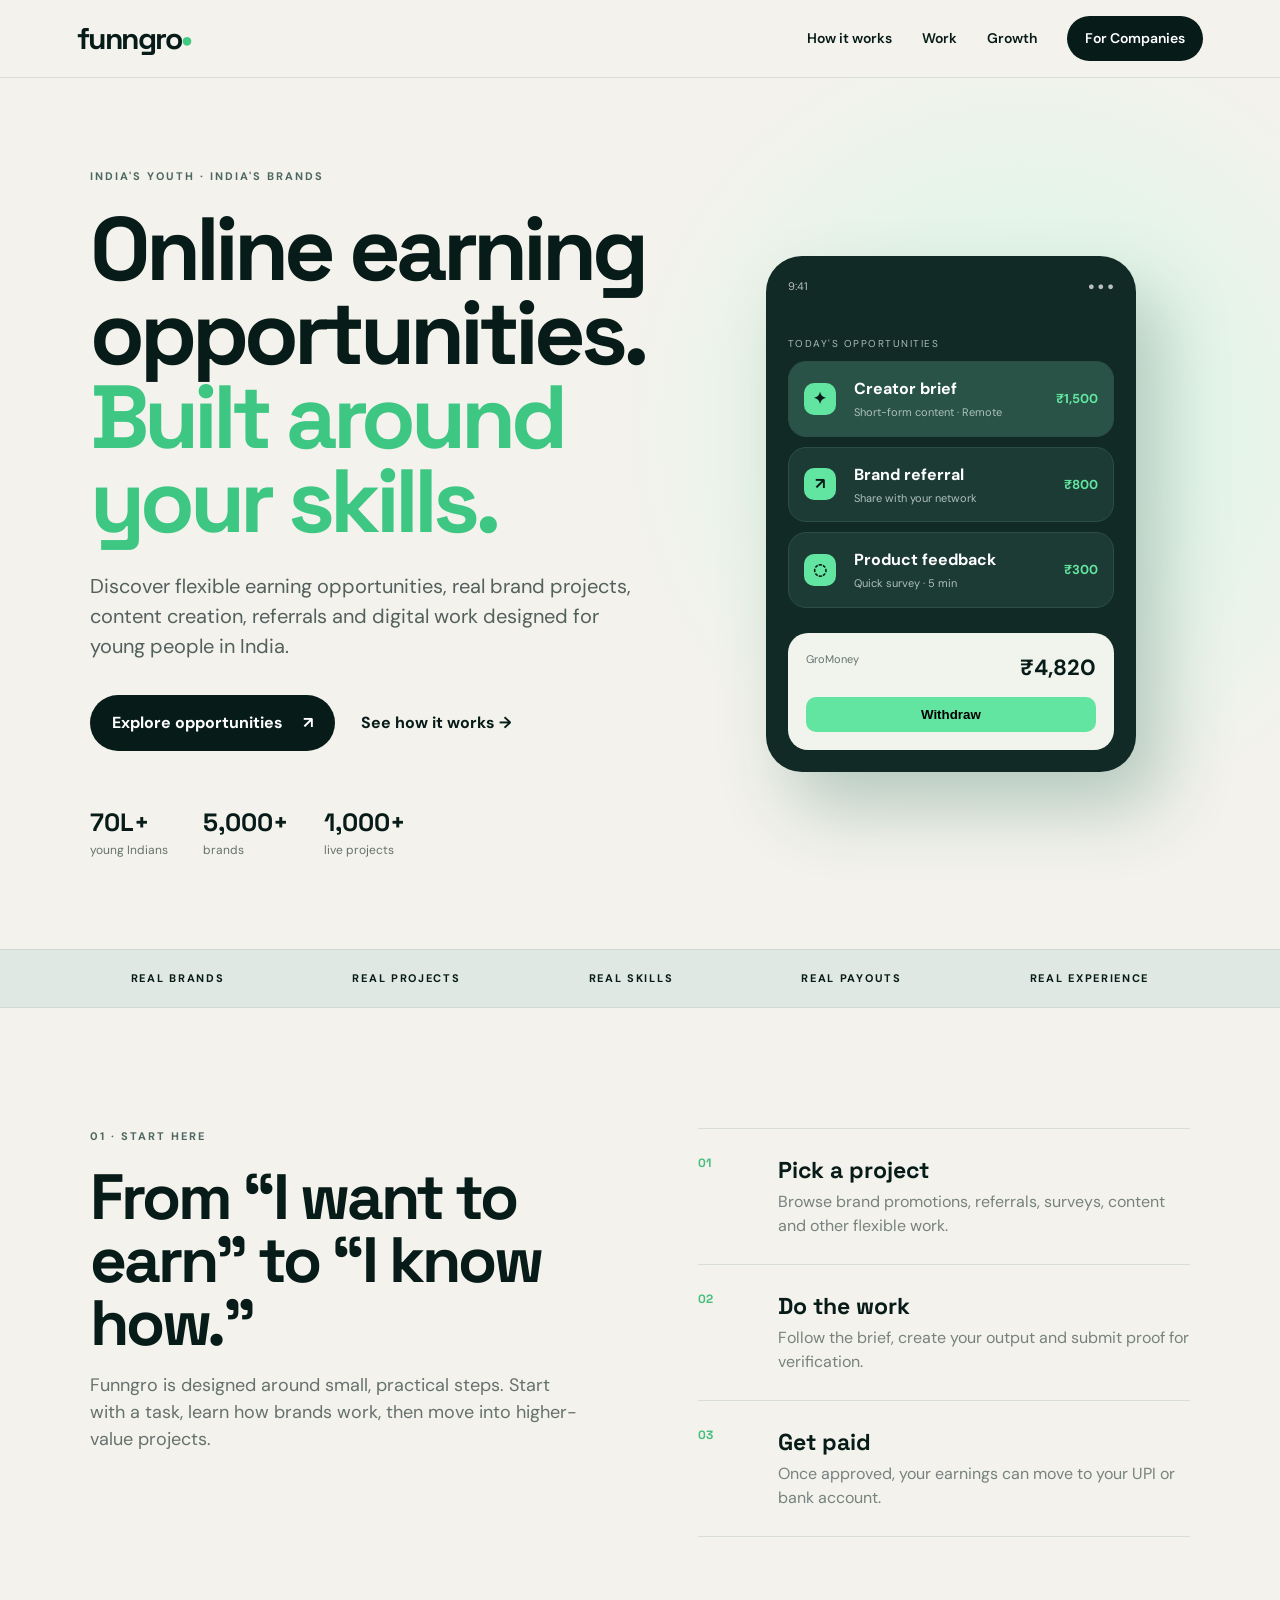
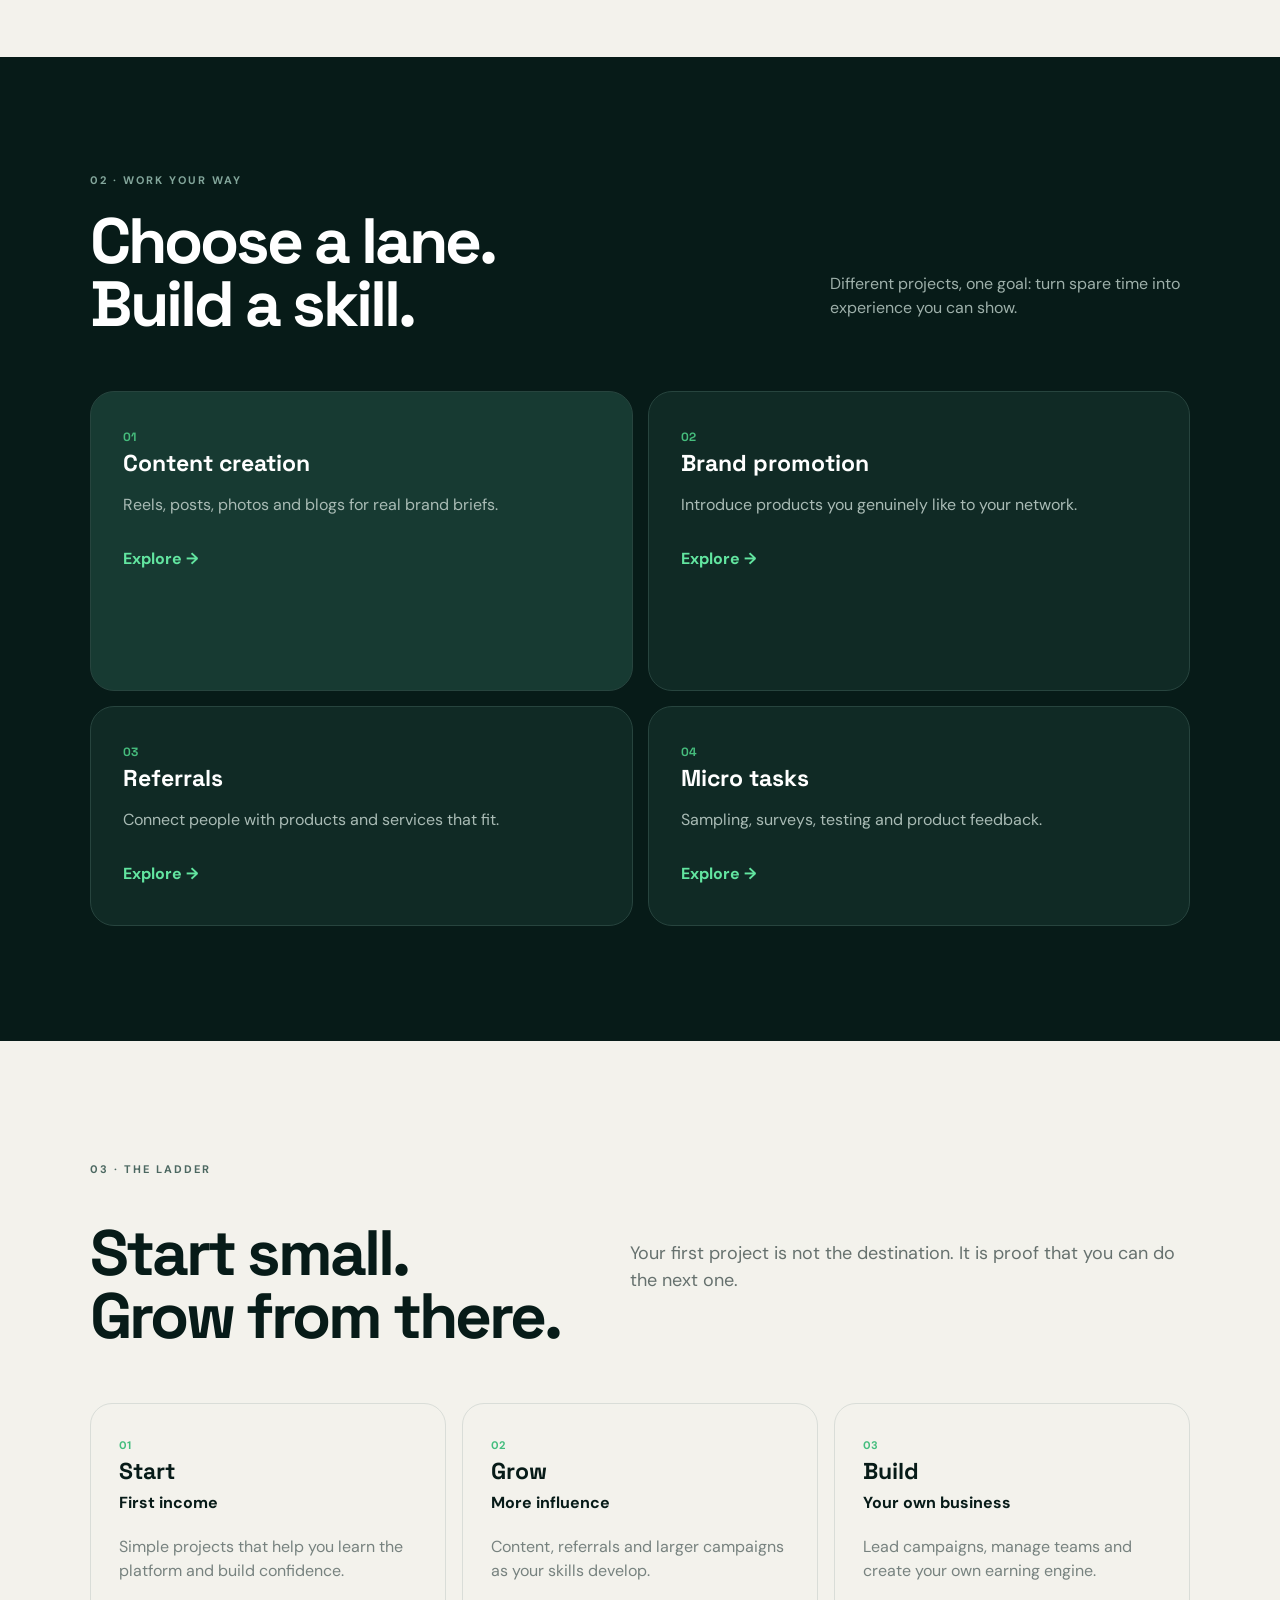
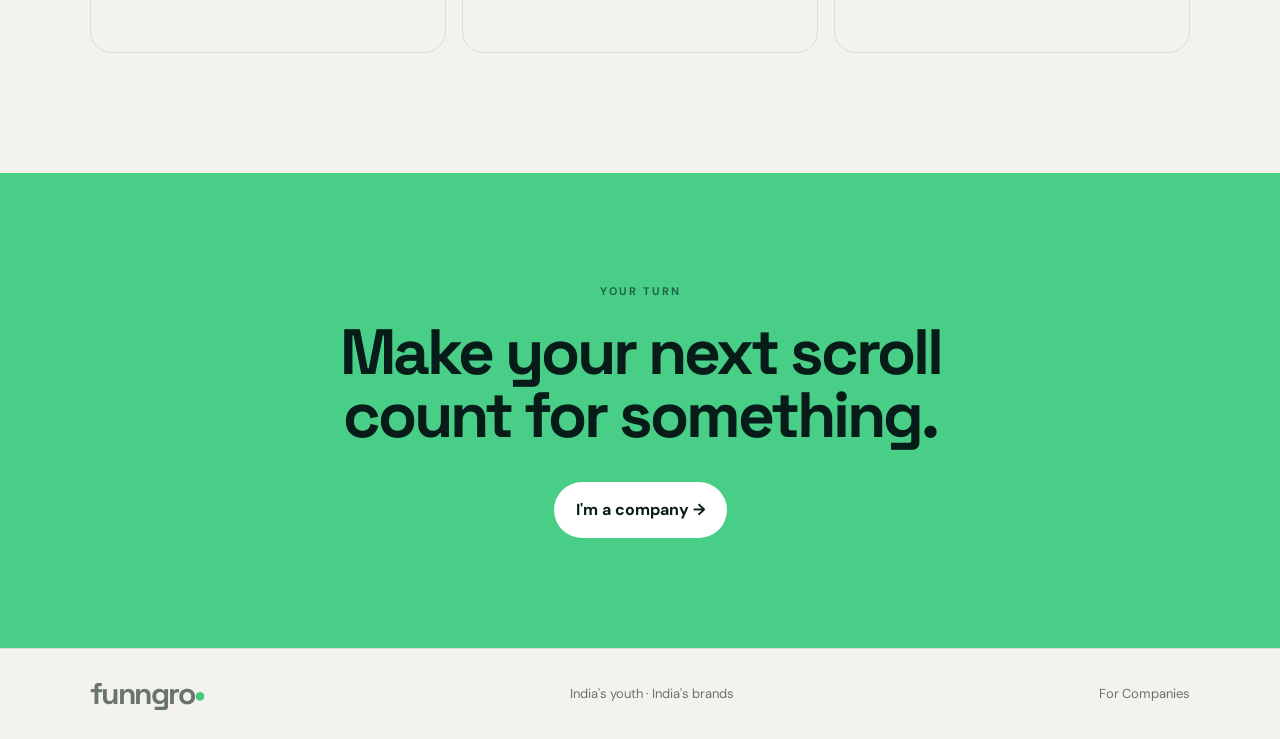
<file: index.html>
<!doctype html>
<html lang="en">

<head>
  <meta charset="utf-8">
  <meta name="viewport" content="width=device-width, initial-scale=1">
  <title>Funngro — Earn. Learn. Level Up.</title>
  <meta name="description"
    content="Funngro connects young Indians with real brand projects, flexible work and earning opportunities. Explore campaigns, skills and the path from first task to bigger opportunities.">
  <meta name="robots" content="index,follow">
  <meta name="theme-color" content="#071b18">
  <link rel="canonical" href="https://kaka-koi.github.io/funngro/">
  <link rel="stylesheet" href="styles.css">

  <!-- Open Graph -->
  <meta property="og:type" content="website">
  <meta property="og:title" content="Funngro – Online Earning Opportunities for Students">
  <meta property="og:description"
    content="Discover flexible earning opportunities, real brand projects, content creation, referrals and more with Funngro.">
  <meta property="og:url" content="https://kaka-koi.github.io/funngro/">
  <meta property="og:site_name" content="Funngro">

  <!-- Twitter/X -->
  <meta name="twitter:card" content="summary">
  <meta name="twitter:title" content="Funngro – Online Earning Opportunities for Students">
  <meta name="twitter:description"
    content="Discover flexible earning opportunities and real brand projects with Funngro.">

  <!-- Structured Data -->
  <script type="application/ld+json">
{
  "@context": "https://schema.org",
  "@type": "Organization",
  "name": "Funngro",
  "url": "https://kaka-koi.github.io/funngro/"
}
</script>

  <script type="application/ld+json">
{
  "@context": "https://schema.org",
  "@type": "WebSite",
  "name": "Funngro",
  "url": "https://kaka-koi.github.io/funngro/"
}
</script>

</head>

<body>
  <header class="nav">
    <a class="logo" href="index.html">funngro<span>•</span></a>
    <nav>
      <a href="#how">How it works</a>
      <a href="#work">Work</a>
      <a href="#ladder">Growth</a>
      <a class="nav-cta" href="company.html">For Companies</a>
    </nav>
  </header>

  <main>
    <section class="hero">
      <div class="hero-copy">
        <p class="eyebrow">INDIA'S YOUTH · INDIA'S BRANDS</p>
        <h1>Online earning opportunities.<br><em>Built around your skills.</em></h1>
        <p class="lead">
          Discover flexible earning opportunities, real brand projects,
          content creation, referrals and digital work designed for young people in India.
        </p>
        <div class="actions">
          <a class="btn primary" href="#work">Explore opportunities <span>↗</span></a>
          <a class="text-link" href="#how">See how it works →</a>
        </div>
        <div class="trust-row">
          <div><strong>70L+</strong><span>young Indians</span></div>
          <div><strong>5,000+</strong><span>brands</span></div>
          <div><strong>1,000+</strong><span>live projects</span></div>
        </div>
      </div>
      <div class="hero-card">
        <div class="phone">
          <div class="phone-top"><span>9:41</span><span>● ● ●</span></div>
          <p class="mini-label">TODAY'S OPPORTUNITIES</p>
          <div class="task featured"><span class="task-icon">✦</span>
            <div><b>Creator brief</b><small>Short-form content · Remote</small></div><strong>₹1,500</strong>
          </div>
          <div class="task"><span class="task-icon">↗</span>
            <div><b>Brand referral</b><small>Share with your network</small></div><strong>₹800</strong>
          </div>
          <div class="task"><span class="task-icon">◌</span>
            <div><b>Product feedback</b><small>Quick survey · 5 min</small></div><strong>₹300</strong>
          </div>
          <div class="wallet"><span>GroMoney</span><b>₹4,820</b><button>Withdraw</button></div>
        </div>
      </div>
    </section>

    <section class="marquee"><span>REAL BRANDS</span><span>REAL PROJECTS</span><span>REAL SKILLS</span><span>REAL
        PAYOUTS</span><span>REAL EXPERIENCE</span></section>

    <section id="how" class="section split">
      <div>
        <p class="eyebrow">01 · START HERE</p>
        <h2>From “I want to earn” to “I know how.”</h2>
        <p class="muted">Funngro is designed around small, practical steps. Start with a task, learn how brands work,
          then move into higher-value projects.</p>
      </div>
      <div class="steps">
        <article><span>01</span>
          <div>
            <h3>Pick a project</h3>
            <p>Browse brand promotions, referrals, surveys, content and other flexible work.</p>
          </div>
        </article>
        <article><span>02</span>
          <div>
            <h3>Do the work</h3>
            <p>Follow the brief, create your output and submit proof for verification.</p>
          </div>
        </article>
        <article><span>03</span>
          <div>
            <h3>Get paid</h3>
            <p>Once approved, your earnings can move to your UPI or bank account.</p>
          </div>
        </article>
      </div>
    </section>

    <section id="work" class="dark-section">
      <div class="section-head">
        <div>
          <p class="eyebrow">02 · WORK YOUR WAY</p>
          <h2>Choose a lane.<br>Build a skill.</h2>
        </div>
        <p>Different projects, one goal: turn spare time into experience you can show.</p>
      </div>
      <div class="work-grid">
        <article class="work-card large"><span>01</span>
          <h3>Content creation</h3>
          <p>Reels, posts, photos and blogs for real brand briefs.</p><a href="#">Explore →</a>
        </article>
        <article class="work-card"><span>02</span>
          <h3>Brand promotion</h3>
          <p>Introduce products you genuinely like to your network.</p><a href="#">Explore →</a>
        </article>
        <article class="work-card"><span>03</span>
          <h3>Referrals</h3>
          <p>Connect people with products and services that fit.</p><a href="#">Explore →</a>
        </article>
        <article class="work-card"><span>04</span>
          <h3>Micro tasks</h3>
          <p>Sampling, surveys, testing and product feedback.</p><a href="#">Explore →</a>
        </article>
      </div>
    </section>

    <section id="ladder" class="section">
      <p class="eyebrow">03 · THE LADDER</p>
      <div class="ladder-head">
        <h2>Start small.<br>Grow from there.</h2>
        <p class="muted">Your first project is not the destination. It is proof that you can do the next one.</p>
      </div>
      <div class="ladder">
        <div><span>01</span>
          <h3>Start</h3><b>First income</b>
          <p>Simple projects that help you learn the platform and build confidence.</p>
        </div>
        <div><span>02</span>
          <h3>Grow</h3><b>More influence</b>
          <p>Content, referrals and larger campaigns as your skills develop.</p>
        </div>
        <div><span>03</span>
          <h3>Build</h3><b>Your own business</b>
          <p>Lead campaigns, manage teams and create your own earning engine.</p>
        </div>
      </div>
    </section>

    <section class="cta">
      <p class="eyebrow">YOUR TURN</p>
      <h2>Make your next scroll<br>count for something.</h2>
      <a class="btn light" href="company.html">I'm a company →</a>
    </section>
  </main>

  <footer>
    <div class="logo">funngro<span>•</span></div>
    <p>India's youth · India's brands</p><a href="company.html">For Companies</a>
  </footer>
</body>

</html>
</file>
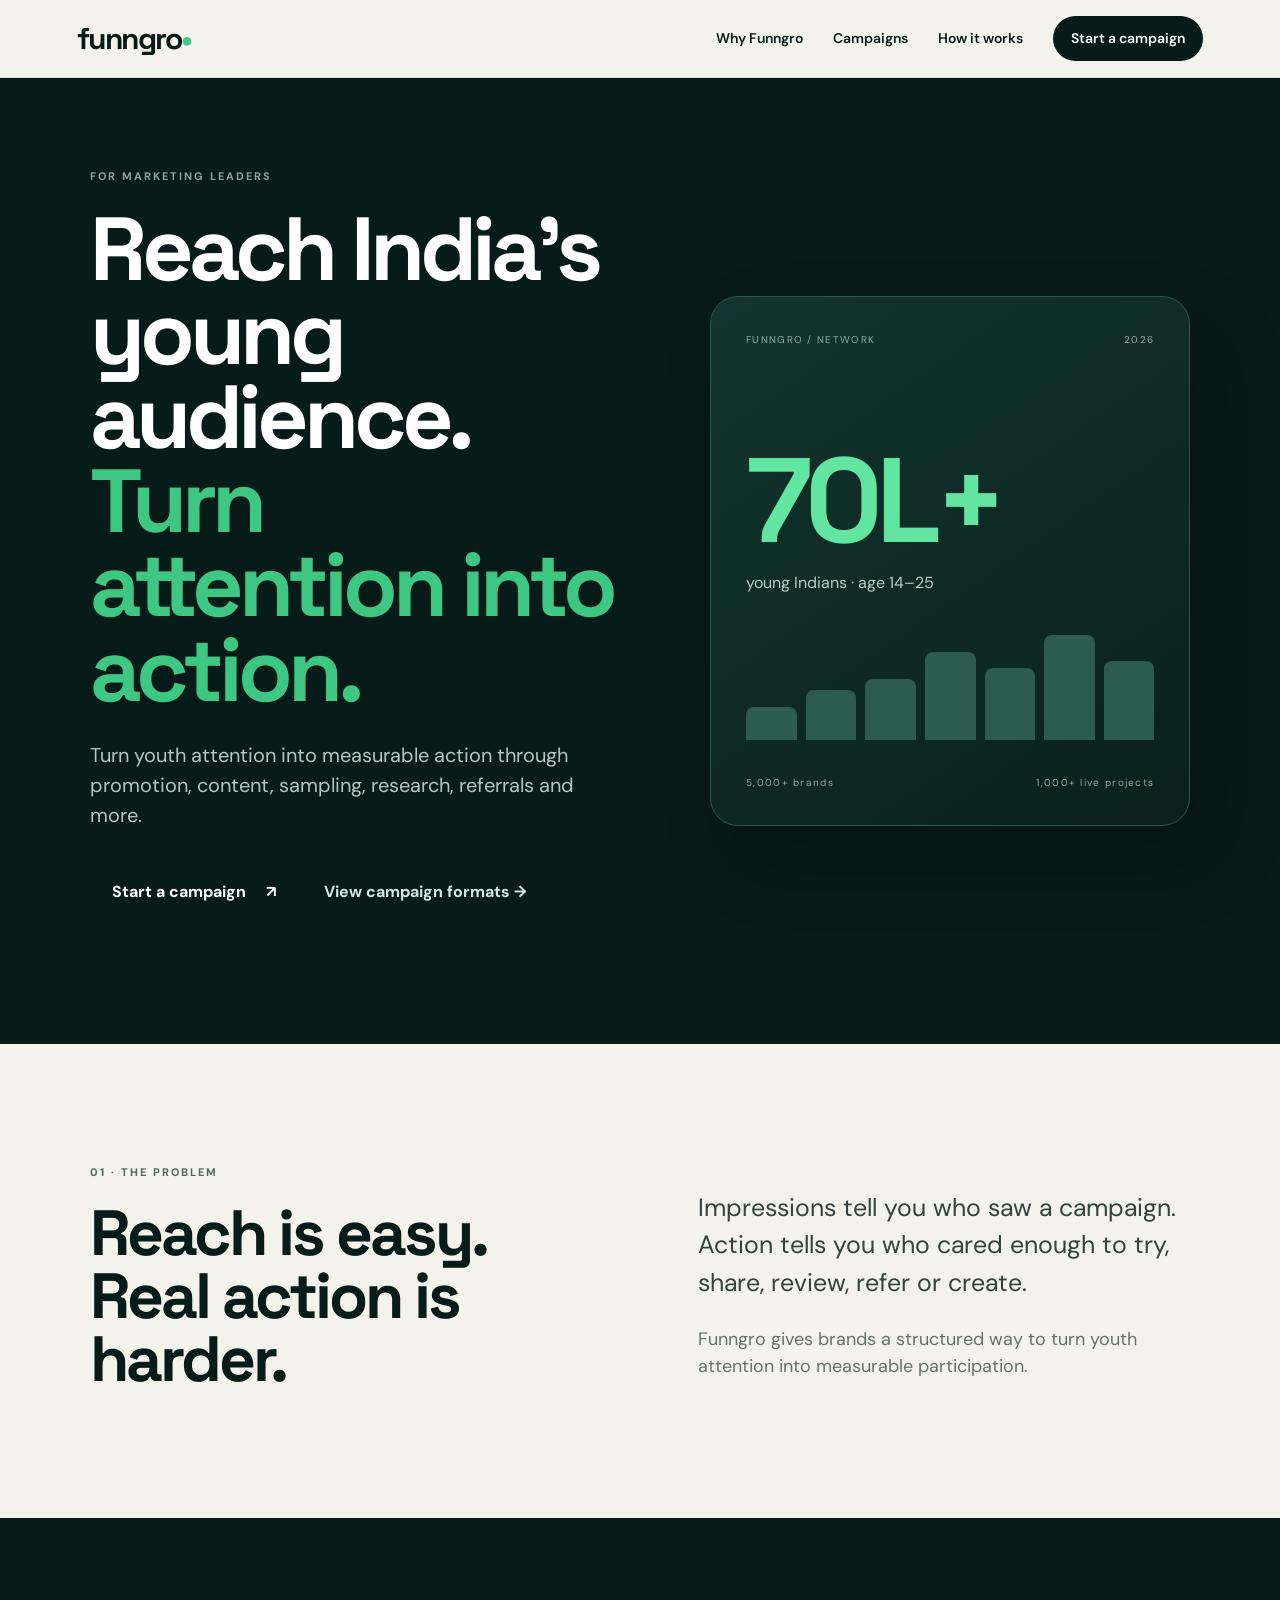
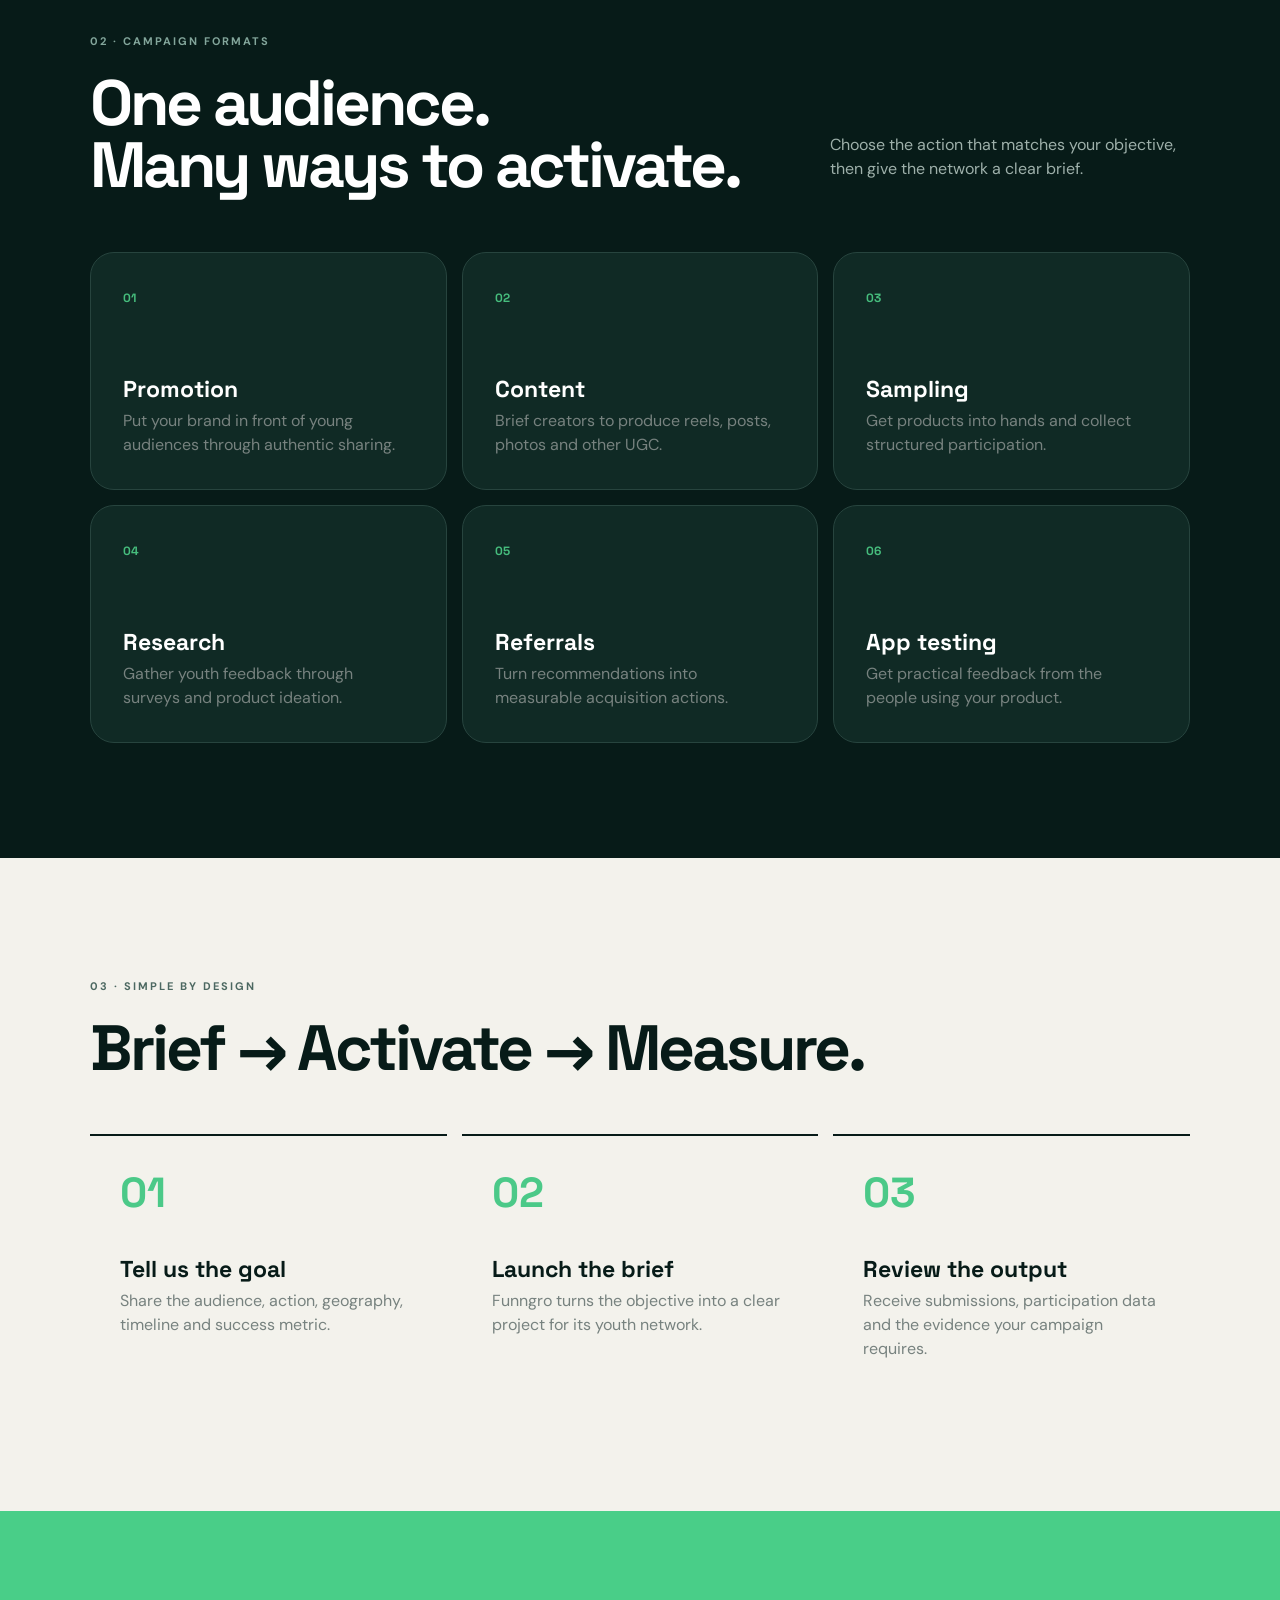
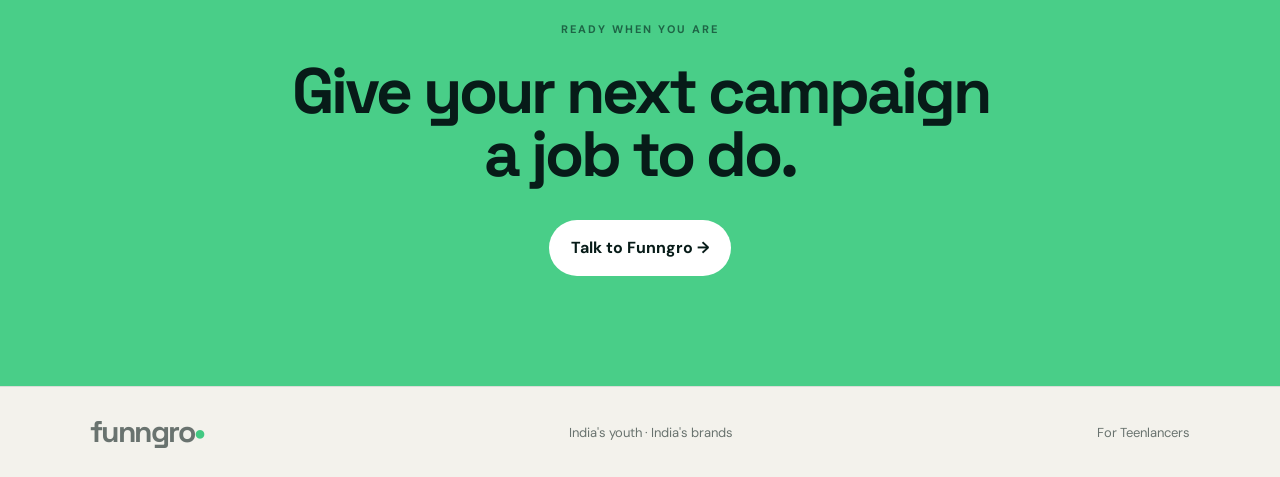
<file: company.html>
<!doctype html>
<html lang="en">

<head>
  <meta charset="utf-8">
  <meta name="viewport" content="width=device-width, initial-scale=1">
  <title>Funngro for Companies — Reach Young India</title>
  <meta name="description"
    content="Work with young India through Funngro. Run promotion, sampling, content, survey, app testing, ideation and sales support campaigns with a youth network.">
  <meta name="robots" content="index,follow">
  <meta name="theme-color" content="#071b18">
  <link rel="canonical" href="https://kaka-koi.github.io/funngro/company.html">
  <link rel="stylesheet" href="styles.css">

  <!-- Open Graph -->
  <meta property="og:type" content="website">
  <meta property="og:title" content="Funngro for Companies – Reach Young India">
  <meta property="og:description"
    content="Launch youth-focused campaigns through promotion, content, sampling, research, referrals and app testing.">
  <meta property="og:url" content="https://kaka-koi.github.io/funngro/company.html">
  <meta property="og:site_name" content="Funngro">

  <!-- Twitter/X -->
  <meta name="twitter:card" content="summary">
  <meta name="twitter:title" content="Funngro for Companies – Reach Young India">
  <meta name="twitter:description" content="Launch youth-focused campaigns through Funngro.">

  <!-- Structured Data -->
  <script type="application/ld+json">
{
  "@context": "https://schema.org",
  "@type": "Organization",
  "name": "Funngro",
  "url": "https://kaka-koi.github.io/funngro/",
  "sameAs": [
    "https://www.instagram.com/funngro/"
  ]
}
</script>

  <script type="application/ld+json">
{
  "@context": "https://schema.org",
  "@type": "WebPage",
  "name": "Funngro for Companies",
  "url": "https://kaka-koi.github.io/funngro/company.html",
  "isPartOf": {
    "@type": "WebSite",
    "name": "Funngro",
    "url": "https://kaka-koi.github.io/funngro/"
  }
}
</script>
</head>

<body>
  <header class="nav">
    <a class="logo" href="index.html">funngro<span>•</span></a>
    <nav>
      <a href="#why">Why Funngro</a>
      <a href="#formats">Campaigns</a>
      <a href="#flow">How it works</a>
      <a class="nav-cta" href="#contact">Start a campaign</a>
    </nav>
  </header>

  <main>
    <section class="company-hero">
      <div>
        <p class="eyebrow">FOR MARKETING LEADERS</p>
        <h1>Reach India's young audience.<br><em>Turn attention into action.</em></h1>
        <p class="lead">Turn youth attention into measurable action through promotion, content, sampling, research, referrals and
          more.</p>
        <div class="actions"><a class="btn primary" href="#contact">Start a campaign <span>↗</span></a><a
            class="text-link" href="#formats">View campaign formats →</a></div>
      </div>
      <div class="signal">
        <div class="signal-top"><span>FUNNGRO / NETWORK</span><span>2026</span></div>
        <div class="signal-number">70L+</div>
        <p>young Indians · age 14–25</p>
        <div class="bars"><i></i><i></i><i></i><i></i><i></i><i></i><i></i></div>
        <div class="signal-foot"><span>5,000+ brands</span><span>1,000+ live projects</span></div>
      </div>
    </section>

    <section id="why" class="section split">
      <div>
        <p class="eyebrow">01 · THE PROBLEM</p>
        <h2>Reach is easy.<br>Real action is harder.</h2>
      </div>
      <div>
        <p class="muted big">Impressions tell you who saw a campaign. Action tells you who cared enough to try, share,
          review, refer or create.</p>
        <p class="muted">Funngro gives brands a structured way to turn youth attention into measurable participation.
        </p>
      </div>
    </section>

    <section id="formats" class="dark-section">
      <div class="section-head">
        <div>
          <p class="eyebrow">02 · CAMPAIGN FORMATS</p>
          <h2>One audience.<br>Many ways to activate.</h2>
        </div>
        <p>Choose the action that matches your objective, then give the network a clear brief.</p>
      </div>
      <div class="format-grid">
        <article><span>01</span>
          <h3>Promotion</h3>
          <p>Put your brand in front of young audiences through authentic sharing.</p>
        </article>
        <article><span>02</span>
          <h3>Content</h3>
          <p>Brief creators to produce reels, posts, photos and other UGC.</p>
        </article>
        <article><span>03</span>
          <h3>Sampling</h3>
          <p>Get products into hands and collect structured participation.</p>
        </article>
        <article><span>04</span>
          <h3>Research</h3>
          <p>Gather youth feedback through surveys and product ideation.</p>
        </article>
        <article><span>05</span>
          <h3>Referrals</h3>
          <p>Turn recommendations into measurable acquisition actions.</p>
        </article>
        <article><span>06</span>
          <h3>App testing</h3>
          <p>Get practical feedback from the people using your product.</p>
        </article>
      </div>
    </section>

    <section id="flow" class="section">
      <p class="eyebrow">03 · SIMPLE BY DESIGN</p>
      <h2>Brief → Activate → Measure.</h2>
      <div class="flow">
        <div><strong>01</strong>
          <h3>Tell us the goal</h3>
          <p>Share the audience, action, geography, timeline and success metric.</p>
        </div>
        <div><strong>02</strong>
          <h3>Launch the brief</h3>
          <p>Funngro turns the objective into a clear project for its youth network.</p>
        </div>
        <div><strong>03</strong>
          <h3>Review the output</h3>
          <p>Receive submissions, participation data and the evidence your campaign requires.</p>
        </div>
      </div>
    </section>

    <section id="contact" class="cta">
      <p class="eyebrow">READY WHEN YOU ARE</p>
      <h2>Give your next campaign<br>a job to do.</h2>
      <a class="btn light" href="mailto:hello@funngro.com?subject=Campaign%20Enquiry">Talk to Funngro →</a>
    </section>
  </main>

  <footer>
    <div class="logo">funngro<span>•</span></div>
    <p>India's youth · India's brands</p><a href="index.html">For Teenlancers</a>
  </footer>
</body>

</html>
</file>
<file: styles.css>
@import url('https://fonts.googleapis.com/css2?family=DM+Sans:wght@400;500;600;700&family=Space+Grotesk:wght@500;600;700&display=swap');
:root{--ink:#071b18;--paper:#f3f2ec;--mint:#62e5a0;--muted:#66716e;--line:#d9ddd8;--card:#102a25}
*{box-sizing:border-box}html{scroll-behavior:smooth}body{margin:0;background:var(--paper);color:var(--ink);font-family:"DM Sans",sans-serif;line-height:1.5}a{color:inherit;text-decoration:none}.nav{height:78px;padding:0 6vw;display:flex;align-items:center;justify-content:space-between;border-bottom:1px solid var(--line);background:rgba(243,242,236,.92);backdrop-filter:blur(12px);position:sticky;top:0;z-index:10}.logo{font:700 30px/1 "Space Grotesk";letter-spacing:-1.5px}.logo span{color:#42c982}.nav nav{display:flex;align-items:center;gap:30px;font-size:14px;font-weight:600}.nav-cta{background:var(--ink);color:white;padding:12px 18px;border-radius:999px}.hero,.company-hero{min-height:690px;padding:90px 7vw;display:grid;grid-template-columns:1.05fr .95fr;gap:7vw;align-items:center}.hero{background:radial-gradient(circle at 80% 40%,#d7f8e5 0,transparent 35%)}.eyebrow{font-size:11px;font-weight:700;letter-spacing:2px;color:#4c6861;margin:0 0 22px}.hero h1,.company-hero h1{font:700 clamp(54px,7vw,96px)/.94 "Space Grotesk";letter-spacing:-5px;margin:0 0 28px}.hero h1 em,.company-hero h1 em{font-style:normal;color:#3dc783}.lead{font-size:20px;line-height:1.5;max-width:610px;color:#53605d}.actions{display:flex;align-items:center;gap:26px;margin:34px 0}.btn{display:inline-flex;align-items:center;gap:20px;padding:16px 22px;border-radius:999px;font-weight:700}.btn.primary{background:var(--ink);color:white}.btn.light{background:white;color:var(--ink)}.text-link{font-weight:700}.trust-row{display:flex;gap:35px;margin-top:55px}.trust-row div{display:grid;gap:3px}.trust-row strong{font:700 25px "Space Grotesk"}.trust-row span{font-size:12px;color:var(--muted)}.hero-card{display:flex;justify-content:center}.phone{width:min(370px,100%);background:#122a26;border-radius:36px;padding:22px;color:white;box-shadow:25px 35px 70px #b5c9bf}.phone-top{display:flex;justify-content:space-between;font-size:11px;opacity:.7;margin-bottom:42px}.mini-label{font-size:10px;letter-spacing:1.5px;color:#a9bcb7}.task{display:grid;grid-template-columns:38px 1fr auto;gap:12px;align-items:center;background:#1c3b35;border:1px solid #2d4e47;border-radius:18px;padding:15px;margin:10px 0}.task.featured{background:#285346}.task-icon{width:32px;height:32px;border-radius:10px;background:var(--mint);color:var(--ink);display:grid;place-items:center;font-weight:700}.task b,.task small{display:block}.task small{font-size:11px;color:#afc0bc;margin-top:3px}.task strong{color:var(--mint);font-size:13px}.wallet{margin-top:25px;padding:18px;border-radius:20px;background:#f1f3ed;color:var(--ink);display:grid;grid-template-columns:1fr auto;gap:3px}.wallet span{font-size:11px;color:#65736e}.wallet b{font-size:22px}.wallet button{grid-column:1/-1;border:0;background:var(--mint);padding:10px;border-radius:10px;font-weight:700;margin-top:10px}.marquee{display:flex;justify-content:space-around;gap:20px;flex-wrap:wrap;padding:20px 6vw;background:#dfe8e2;border-top:1px solid #cfd9d3;border-bottom:1px solid #cfd9d3;font-size:11px;font-weight:700;letter-spacing:1.7px}.section{padding:120px 7vw}.split{display:grid;grid-template-columns:1fr 1fr;gap:9vw}.section h2,.dark-section h2,.cta h2{font:700 clamp(40px,5vw,70px)/.98 "Space Grotesk";letter-spacing:-3px;margin:0}.muted{color:var(--muted);font-size:18px;max-width:560px}.muted.big{font-size:25px;color:#34433f}.steps{border-top:1px solid var(--line)}.steps article{display:grid;grid-template-columns:60px 1fr;gap:20px;padding:26px 0;border-bottom:1px solid var(--line)}.steps span,.work-card>span,.format-grid span{font:700 12px "Space Grotesk";color:#46bd7d}.steps h3,.work-card h3,.format-grid h3,.ladder h3,.flow h3{margin:0 0 5px;font:700 23px "Space Grotesk"}.steps p,.work-card p,.format-grid p,.ladder p,.flow p{margin:0;color:#77827f}.dark-section{background:var(--ink);color:white;padding:115px 7vw}.dark-section .eyebrow{color:#83a69b}.section-head{display:flex;justify-content:space-between;gap:50px;align-items:end;margin-bottom:55px}.section-head>p{max-width:360px;color:#9eb0aa}.work-grid{display:grid;grid-template-columns:repeat(2,1fr);gap:15px}.work-card,.format-grid article{background:#102a25;border:1px solid #27443e;border-radius:24px;padding:32px;min-height:220px;transition:.25s}.work-card:hover,.format-grid article:hover{transform:translateY(-4px);border-color:#4fcf8d}.work-card.large{min-height:300px;background:#173a32}.work-card p{max-width:430px;margin:15px 0 30px;color:#a9bbb5}.work-card a{color:var(--mint);font-weight:700}.ladder-head{display:flex;justify-content:space-between;gap:50px;margin:45px 0 55px}.ladder{display:grid;grid-template-columns:repeat(3,1fr);gap:16px}.ladder>div{border:1px solid var(--line);border-radius:22px;padding:28px;min-height:250px}.ladder span{font-size:11px;font-weight:700;color:#43bd7d}.ladder b{display:block;margin-bottom:20px}.cta{background:#49ce88;color:var(--ink);padding:110px 7vw;text-align:center}.cta .eyebrow{color:#1e6546}.cta h2{margin-bottom:35px}footer{padding:30px 7vw;display:flex;justify-content:space-between;align-items:center;border-top:1px solid var(--line);font-size:13px;color:#69736f}footer p{margin:0}.company-hero{background:var(--ink);color:white}.company-hero .eyebrow{color:#85a79d}.company-hero .lead{color:#b5c5c0}.company-hero .text-link{color:#d8e6e1}.signal{border:1px solid #34534c;border-radius:28px;padding:35px;background:linear-gradient(145deg,#14352f,#09201c);box-shadow:25px 35px 70px rgba(0,0,0,.22)}.signal-top,.signal-foot{display:flex;justify-content:space-between;color:#8da9a1;font-size:10px;letter-spacing:1.3px}.signal-number{font:700 120px/.9 "Space Grotesk";color:var(--mint);letter-spacing:-7px;margin:100px 0 5px}.signal>p{color:#b8cbc4}.bars{height:110px;display:flex;gap:9px;align-items:end;margin:35px 0}.bars i{display:block;width:100%;background:#2d5b4f;border-radius:8px 8px 0 0}.bars i:nth-child(1){height:30%}.bars i:nth-child(2){height:45%}.bars i:nth-child(3){height:55%}.bars i:nth-child(4){height:80%}.bars i:nth-child(5){height:65%}.bars i:nth-child(6){height:95%}.bars i:nth-child(7){height:72%}.format-grid{display:grid;grid-template-columns:repeat(3,1fr);gap:15px}.format-grid article{min-height:230px}.format-grid h3{margin-top:65px}.flow{display:grid;grid-template-columns:repeat(3,1fr);gap:15px;margin-top:55px}.flow>div{padding:30px;border-top:2px solid var(--ink)}.flow strong{font:700 42px "Space Grotesk";color:#4bc988}.flow h3{margin-top:35px}@media(max-width:850px){.nav{padding:0 5vw}.nav nav a:not(.nav-cta){display:none}.hero,.company-hero,.split{grid-template-columns:1fr;min-height:auto;padding:75px 6vw}.hero h1,.company-hero h1{letter-spacing:-3px}.hero-card{order:-1}.trust-row{gap:20px}.section,.dark-section{padding:80px 6vw}.section-head,.ladder-head{display:block}.section-head>p,.ladder-head .muted{margin-top:25px}.work-grid,.ladder,.format-grid,.flow{grid-template-columns:1fr}.signal-number{font-size:90px;margin:70px 0 5px}.marquee{justify-content:center}.phone{max-width:360px}.actions{flex-wrap:wrap}.cta{padding:80px 6vw}footer{padding:25px 6vw;gap:15px;flex-wrap:wrap}}
</file>
